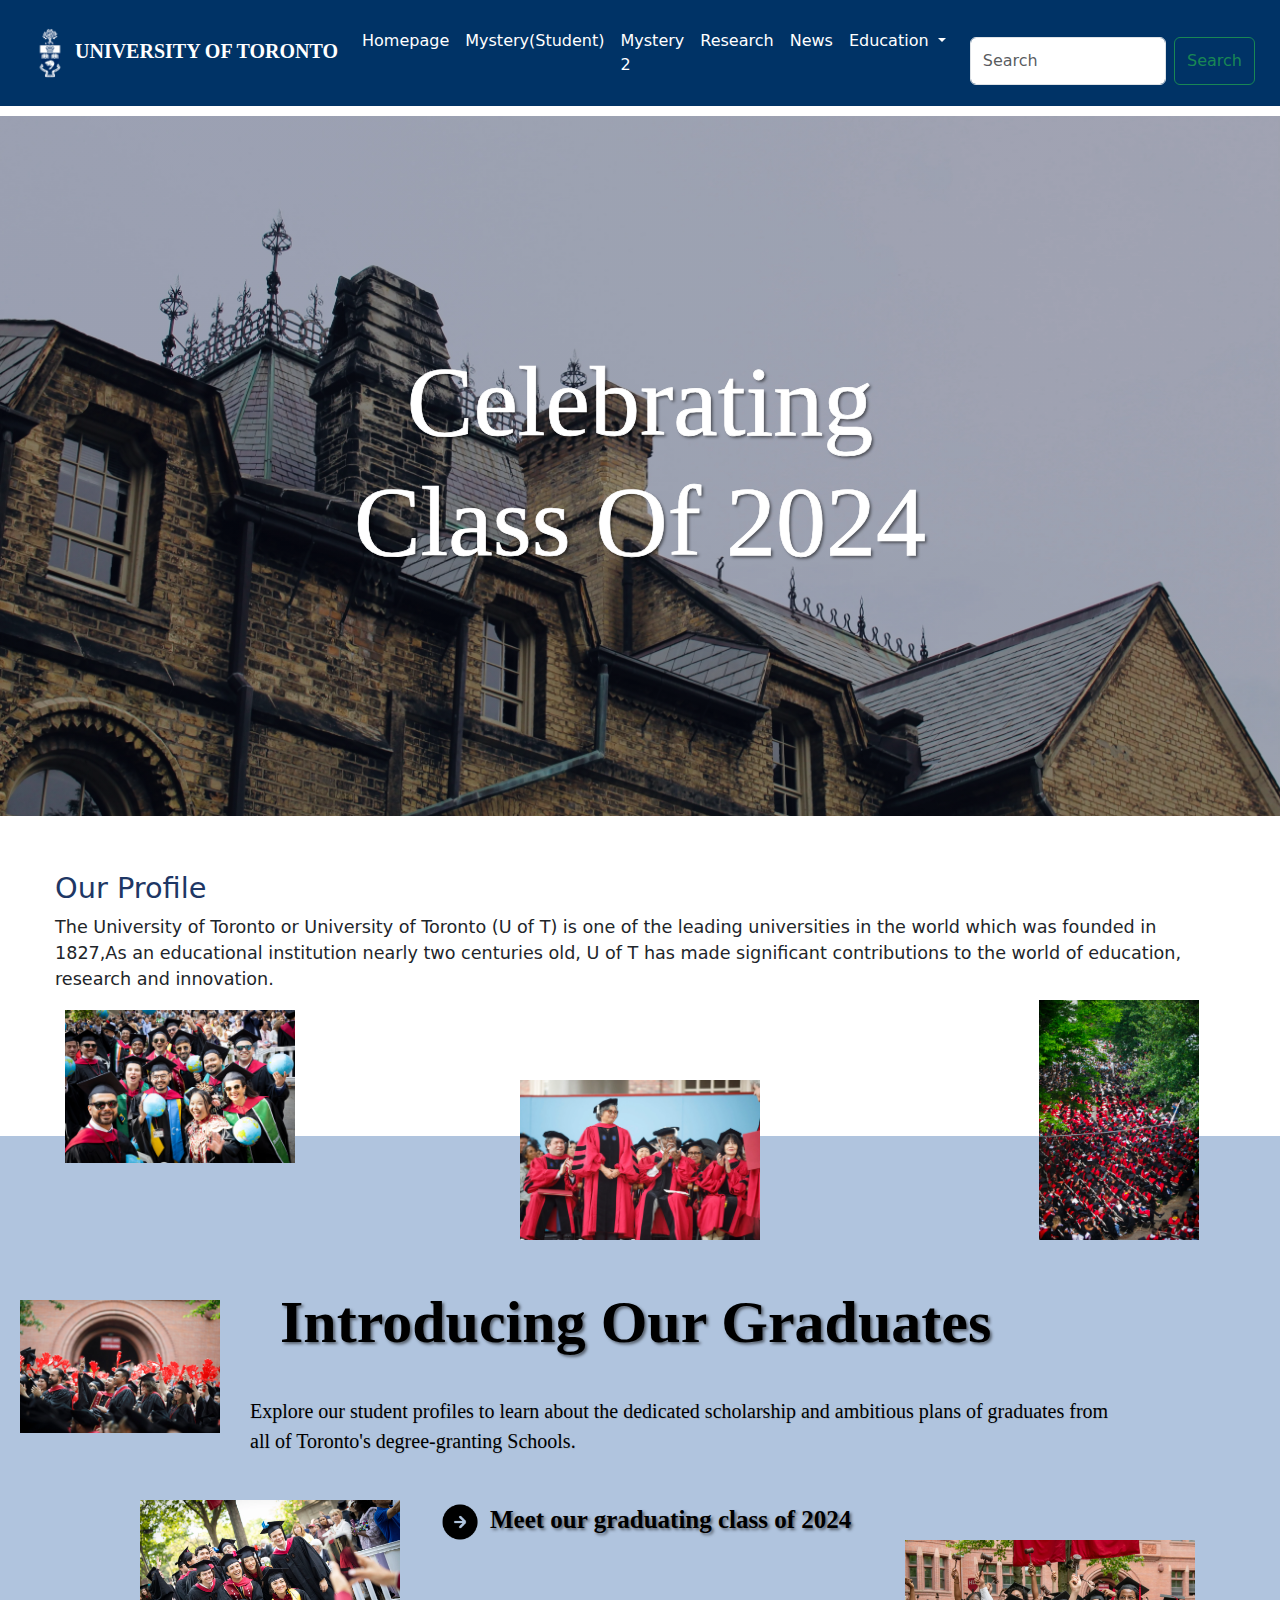
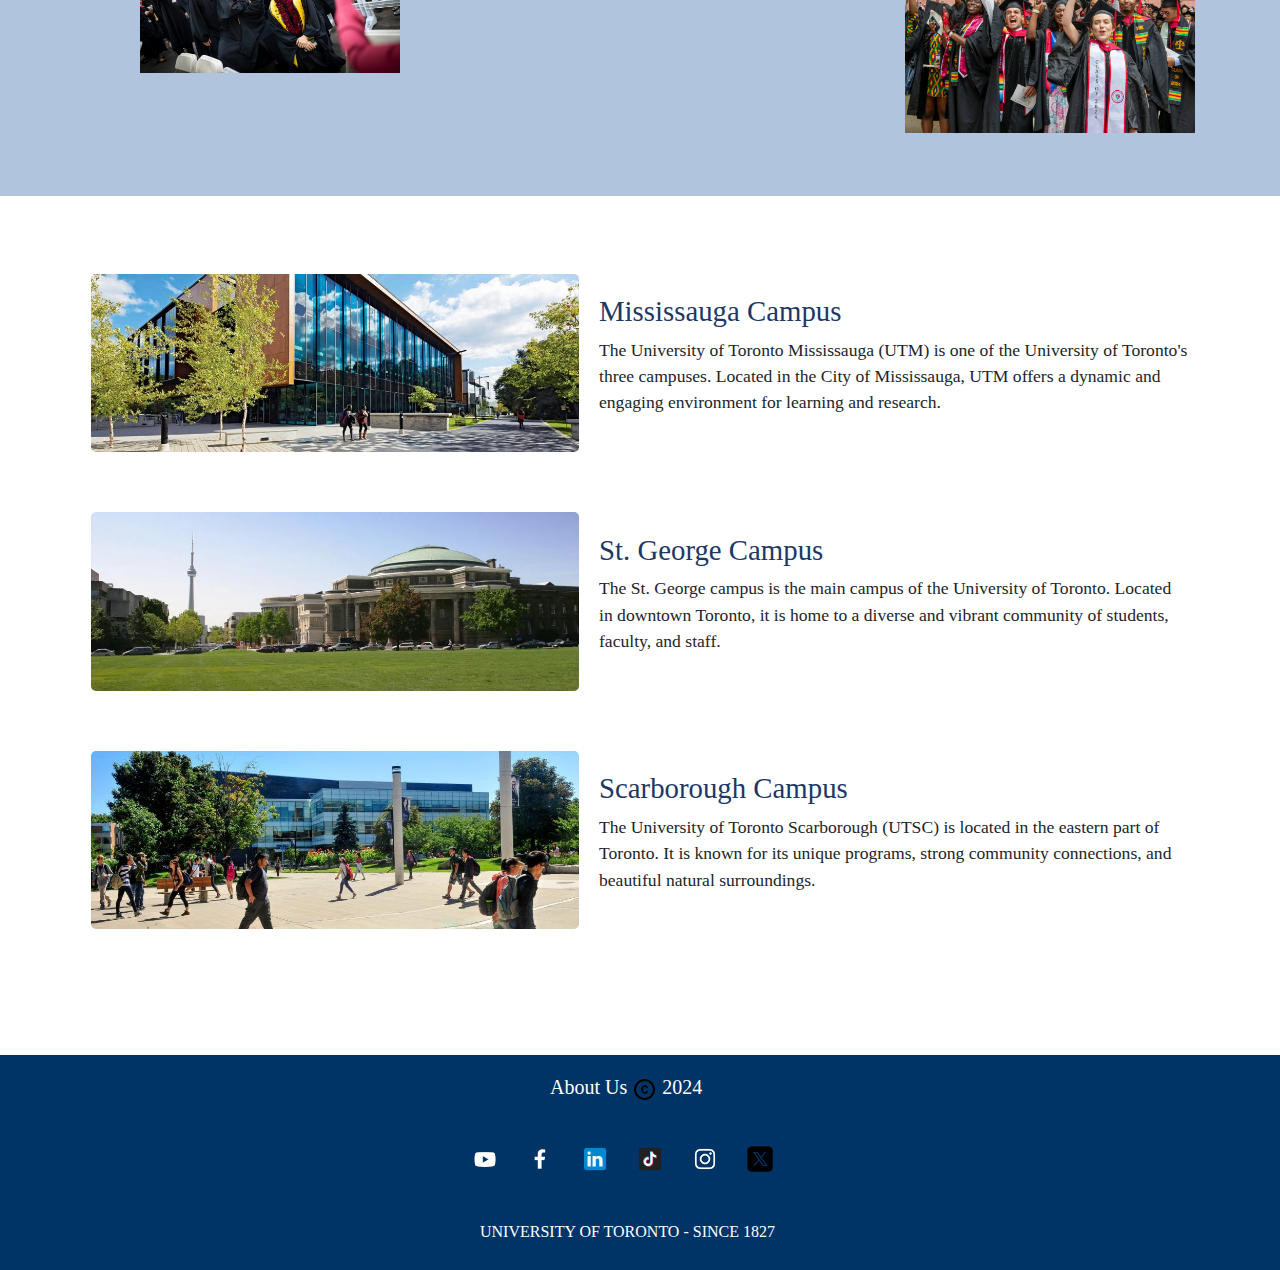
<file: index.html>
<!DOCTYPE html>
<html lang="en">
<head>
    <meta charset="utf-8">
    <meta name="viewport" content="width=device-width, initial-scale=1">
    <title>Web University of Toronto</title>
    <link rel="stylesheet" href="style.css">
   
    <link href="https://cdn.jsdelivr.net/npm/bootstrap@5.3.3/dist/css/bootstrap.min.css" rel="stylesheet" integrity="sha384-QWTKZyjpPEjISv5WaRU9OFeRpok6YctnYmDr5pNlyT2bRjXh0JMhjY6hW+ALEwIH" crossorigin="anonymous">
    <style>
        .navbar.bg-body-blue {
            background-color: rgba(255, 255, 255, 0.3);
            background: #003366;
        /* Latar belakang putih dengan transparansi */
            backdrop-filter: blur(10px); /* Efek buram di belakang navbar */
        }
        .navbar .navbar-brand,
        .navbar .nav-link {
            color: white; /* Warna teks putih */
        }
        .navbar .nav-link:hover {
            color: #ddd; /* Warna teks saat di-hover */
        }
        body{
            background-color: white;
        }
        .bgimage {
            background-image: linear-gradient(rgba(2,5,27,0.3),rgba(2,5,27,0.3)),url('image/2f4020ef-9b66-4ac7-9c16-5d91187b752e.webp');
            background-size: cover;
            background-position: center;
            margin-top: 20px;
            position : relative;
            width: 100%;
            height: 700px; /* Anda bisa mengatur tinggi sesuai kebutuhan */
            display: flex;
            align-items: center;
            justify-content: center;
            color: white;
            text-align: center;
        
        }

        .bgimage h2 {
            font-size: 100px;
            font-family: 'Times New Roman', serif;
            text-shadow: 2px 2px 3px rgba(0, 0, 0, 0.5);
            -webkit-text-stroke: 0.7px white;
            position : relative;
        }

        .content {
            display: flex;
            align-items: center;
            justify-content: center;
            text-align: left;
            padding: 30px;
        }

        .content-1 {
            display: flex;
            padding: 5px;
        }
        .content img {
            width: 40%;
            border-radius: 5px;
        }

        .content .text {
            max-width: 50%;
            padding-left: 20px;
            font-family: 'Times New Roman', serif;
        }
        .content-1 .text {
            font-family: 1.5 GT America Standard Regular;
            padding: 40px;
            margin:10px;
        }

        .content .text h4 {
            font-size: 1.8rem;
            color: #1e3765;
        }
        .content-1 .text h4 {
            font-size: 1.8rem;
            color: #1e3765;
        }

        .content .text p {
            font-size: 1.1rem;
        }
        .content-1 .text p {
            font-size: 1.1rem;
        }
        .content-2{
            background-color : #B0C4DE;
            padding : 150px;
            background-size: cover;
            background-position: center;
            
         
           
            
        }
        .content-2 .text{
            font-family : times new roman;
            font-size: 20px;
            color: black;
            text-shadow: 2px 2px 3px rgba(0, 0, 0, 0.5);
        }
        .content-2 .text h4{
            font-size:60px;
            font-weight : bold;
            margin-left:130px;
            text-shadow: 2px 2px 3px rgba(0, 0, 0, 0.5);
        }
        .content-2 .text p{
            font-size:20px;
            margin-left:100px;
            text-shadow: 0.5px 0.5px 1px rgba(0, 0, 0, 0.1);
        }
        .content-2 .text h5{
            font-size:25px;
            font-weight : bold;
            margin-left:290px;
        }
        .content-2 .img1{
           width : 230px;
           height : auto;
           position : absolute;
           left : 180px;
           transform: translateX(-50%);
           top:1010px;
           
        }
        .content-2 .img2{
           width : 160px;
           height : auto;
           position : absolute;
           left : calc(50%-100px);
           transform: translateX(-50%);
           top:1000px;
           right:1px;
           

        }
        .content-2 .img3{
           width : 200px;
           height : auto;
           position : absolute;
             left : 120px;
           transform: translateX(-50%);
           top:1300px;
          
        }
        .content-2 .img4{
           width : 240px;
           height : auto;
           position : absolute;
           left : calc(50%-100px);
           transform: translateX(-50%);
           top:1080px;
           right:400px;
           

        }
        .content-2 .img5{
           width : 290px;
           height : auto;
           position : absolute;
           left : calc(50%-100px);
           transform: translateX(-50%);
           top:1540px;
           right: -60px;
        }
        .content-2 .img6{
           width : 260px;
           height : auto;
           position : absolute;
           left : 270px;
           transform: translateX(-50%);
           top:1500px;
           
        }
        .orang1 h5{
        
            background: url('image/orang3copy.jpg');
            background-size: cover;
            background-position: center;
            position: relative;
            width: 350px;
            height: 400px;
            display: flex;
            color: white;
            margin-top: 120px;
        
        }
        
        
        

    </style>
</head>
<body>
    <div class="container">
        <nav class="navbar bg-body-blue navbar-expand-lg fixed-top">
            <div class="container-fluid" style="margin: 13px">
                <a class="navbar-brand" href="#" style="font-weight: bold; font-family: 'Times New Roman', serif;">
                    <img src="image/Utoronto_coa.svg.png" width="50px" alt="logo">UNIVERSITY OF TORONTO
                </a>
                <button class="navbar-toggler" type="button" data-bs-toggle="offcanvas" data-bs-target="#offcanvasNavbar" aria-controls="offcanvasNavbar" aria-label="Toggle navigation">
                    <span class="navbar-toggler-icon"></span>
                </button>
                <div class="offcanvas offcanvas-end" tabindex="-1" id="offcanvasNavbar" aria-labelledby="offcanvasNavbarLabel">
                    <div class="offcanvas-header">
                        <h5 class="offcanvas-title" style="font-family: 'Times New Roman', serif; font-size: 120%;" id="offcanvasNavbarLabel">
                            <img src="image/Utoronto_coa.svg.png" width="60px" alt="logo">UNIVERSITY OF TORONTO
                        </h5>
                        <button type="button" class="btn-close" data-bs-dismiss="offcanvas" aria-label="Close"></button>
                    </div>
                    <div class="offcanvas-body">
                        <ul class="navbar-nav justify-content-end flex-grow-1 pe-3">
                            <li class="nav-item">
                                <a class="nav-link active" aria-current="page" href="web.php" style="color: white">Homepage</a>
                            </li>
                            <li class="nav-item">
                                <a class="nav-link" href="login.php">Mystery(Student)</a>
                            </li>
                            <li class="nav-item">
                                <a class="nav-link" href="admin/login2.php">Mystery 2</a>
                            </li>
                            <li class="nav-item">
                                <a class="nav-link" href="research.php">Research</a>
                            </li>
                            <li class="nav-item">
                                <a class="nav-link" href="news.php">News</a>
                            </li>
                            <li class="nav-item dropdown">
                                <a class="nav-link dropdown-toggle" href="#" role="button" data-bs-toggle="dropdown" aria-expanded="false">
                                    Education
                                </a>
                                <ul class="dropdown-menu">
                                    <li><a class="dropdown-item" href="#">Undergraduate</a></li>
                                    <li><a class="dropdown-item" href="#">Master</a></li>
                                    <li><a class="dropdown-item" href="#">Doctor</a></li>
                                    <li>
                                        <hr class="dropdown-divider">
                                    </li>
                                    <li><a class="dropdown-item" href="#">Organization</a></li>
                                </ul>
                            </li>
                        </ul>
                        <form class="d-flex mt-3" role="search">
                            <input class="form-control me-2" type="search" placeholder="Search" aria-label="Search">
                            <button class="btn btn-outline-success" type="submit">Search</button>
                        </form>
                    </div>
                </div>
            </div>
        </nav>
    </div>

    <br><br><br><br>
    <div class="bgimage">
        <h2>Celebrating <br>Class Of 2024</h2>
    </div>
    <div class="content-1">
        <div class="text">
            <h4>Our Profile</h4>
            <p>The University of Toronto or University of Toronto (U of T) is one of the leading universities in the world which was founded in 1827,As an educational institution nearly two centuries old, U of T has made significant contributions to the world of education, research and innovation.</p>
        </div><br><br><br>
    </div><br><br><br>
    <div class="content-2">
        <img class="img1" src="image/gr.webp" alt="wisuda1">
        <img src="image/gr2.webp" alt="wisuda2" class="img2 ">
        <img src="image/gr3.webp" alt="wisuda3" class="img3">
        <img src="image/gr4.webp" alt="wisuda4" class="img4" >
        <img src="image/gr5.webp" alt="wisuda5" class="img5" >
        <img src="image/gr6.webp" alt="wisuda6" class="img6" >
        
        <div class="text">
            <h4>Introducing Our Graduates</h4><br>
            <p>Explore our student profiles to learn about the dedicated scholarship and ambitious plans of graduates from all of Toronto's degree-granting Schools.</p><br>
            <h5><img src="image/arrow.png" alt="arah" width="50px" style="padding-right:10px">Meet our graduating class of 2024</h5>
        </div>         

        <br><br>
<br><br>
    </div><br><br>
    <div class="content">
        <img src="image/cover-utm-hazel-mccallion-bldg.jpeg" alt="Mississauga Campus">
        <div class="text">
            <h4>Mississauga Campus</h4>
            <p>The University of Toronto Mississauga (UTM) is one of the University of Toronto's three campuses. Located in the City of Mississauga, UTM offers a dynamic and engaging environment for learning and research.</p>
        </div>
    </div>
    <div class="content">
        <img src="image/stgeorge-campus-cover_0.webp" alt="St. George Campus">
        <div class="text">
            <h4>St. George Campus</h4>
            <p>The St. George campus is the main campus of the University of Toronto. Located in downtown Toronto, it is home to a diverse and vibrant community of students, faculty, and staff.</p>
        </div>
    </div>
    <div class="content">
        <img src="image/cover-campus-utsc.jpeg" alt="Scarborough Campus">
        <div class="text">
            <h4>Scarborough Campus</h4>
            <p>The University of Toronto Scarborough (UTSC) is located in the eastern part of Toronto. It is known for its unique programs, strong community connections, and beautiful natural surroundings.</p>
        </div>
    </div>
    
    <br><br><br><br>
    <div class="dddd" style="background-color :#003366; padding: 20px;">
        <h5 style="color: white; margin-left: 530px; font-family: 'Times New Roman', serif;">About Us <img src="image/c.png" alt="c" width="25px"> 2024</h5>
        <br>
        <div style="margin-top: 10px;">
            <img src="image/yt2.webp" alt="youtube" width="30px" style="margin-left: 450px; margin-right: 20px;">
            <img src="image/fb2.webp" alt="fb" width="30px" style="margin-right: 20px;">
            <img src="image/linkedin.png" alt="linkedin" width="30px" style="margin-right: 20px;">
            <img src="image/tiktok.png" alt="tiktok" width="30px" style="margin-right: 20px;">
            <img src="image/ig2.webp" alt="instagram" width="30px" style="margin-right: 20px;">
            <img src="image/x.png" alt="x" width="30px;">
        </div>
        <br><br>
        <h6 style="color: white; margin-left: 460px; font-family: 'Times New Roman', serif;">UNIVERSITY OF TORONTO - SINCE 1827</h6>
    </div>
   
  
    <script src="https://cdn.jsdelivr.net/npm/bootstrap@5.3.3/dist/js/bootstrap.bundle.min.js" integrity="sha384-kenU1KFdBIe4zVF0s0G1M5b4hcpxyD9F7jL+3CmXK5Utvh1zj+8iT7d7KKF7/6f" crossorigin="anonymous"></script>
</body>
</html>
</file>
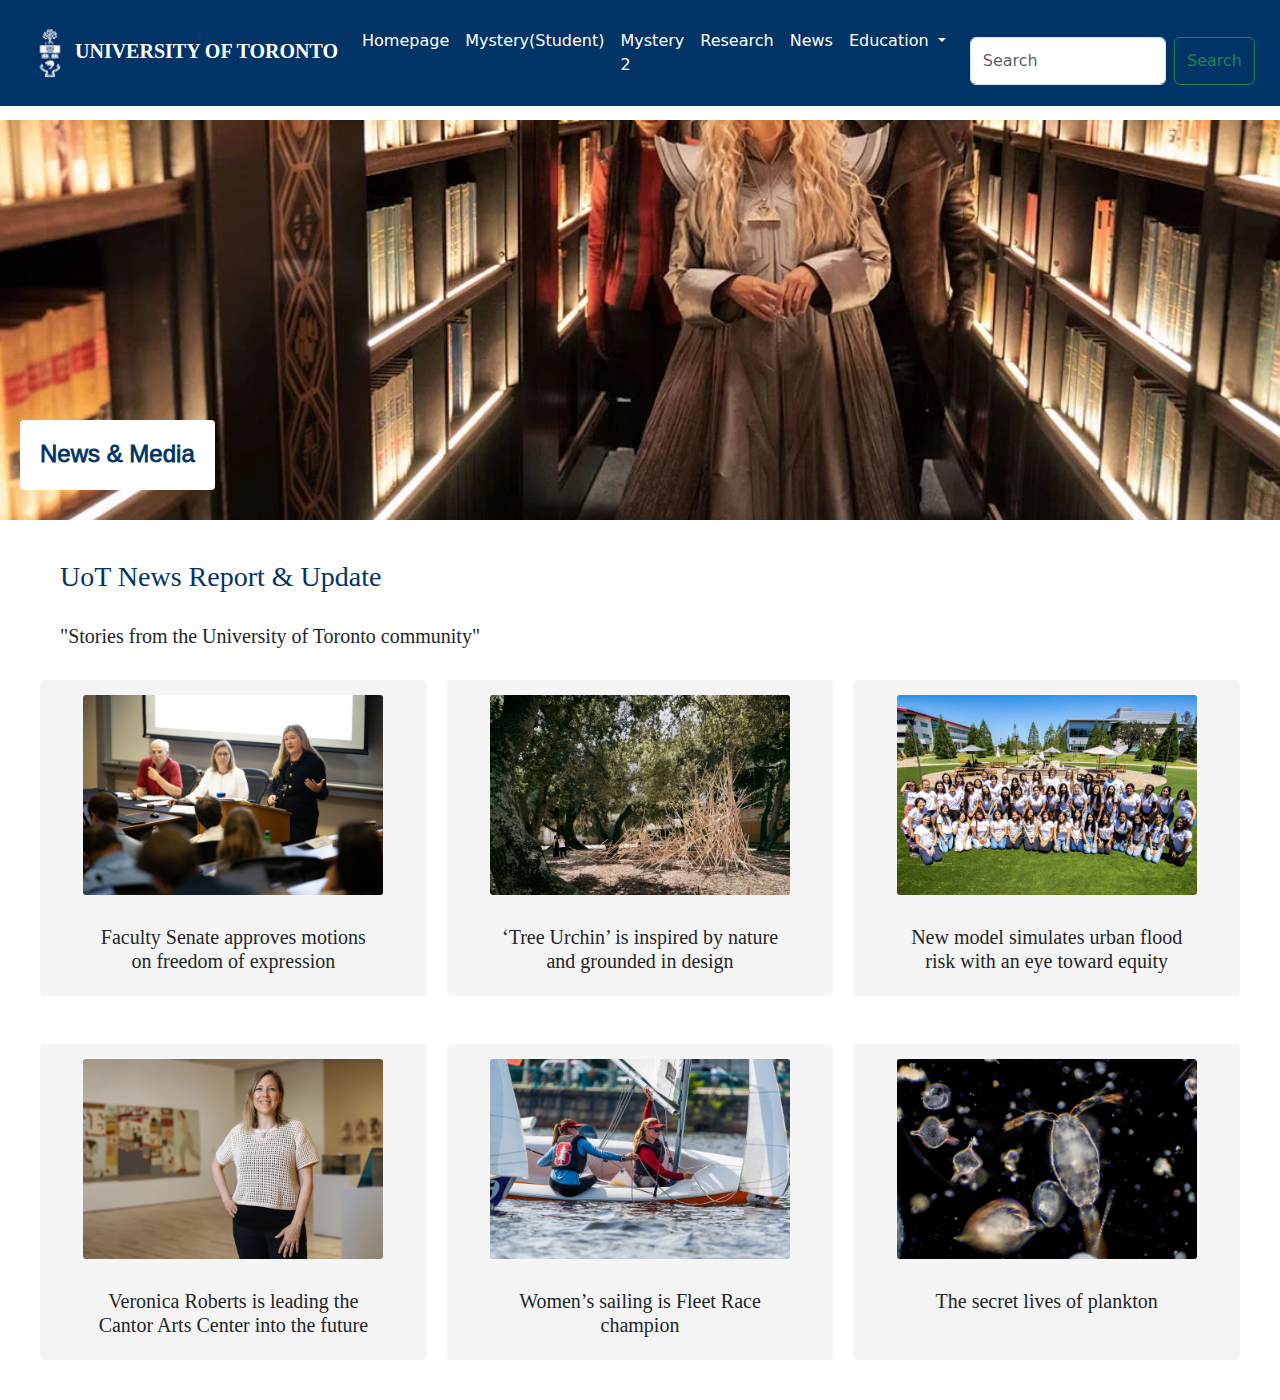
<file: news.html>
<!DOCTYPE html>
<html lang="en">
<head>
    <meta charset="UTF-8">
    <meta name="viewport" content="width=device-width, initial-scale=1.0">
    <link href="https://cdn.jsdelivr.net/npm/bootstrap@5.3.3/dist/css/bootstrap.min.css" rel="stylesheet" integrity="sha384-QWTKZyjpPEjISv5WaRU9OFeRpok6YctnYmDr5pNlyT2bRjXh0JMhjY6hW+ALEwIH" crossorigin="anonymous">
    <title>News</title>
    <style>
        nav {
            background: #003366;
        }

        .topikutama {
            background: url('image/utamanews.webp');
            background-size: cover;
            background-position: center;
            position: relative;
            width: 100%;
            height: 400px;
            display: flex;
            color: white;
            margin-top: 120px;
        }

        .topikutama h4 {
            margin-left: 30px;
            margin-top: 300px;
            background: white;
            padding: 20px;
            margin-bottom: 30px;
            color: #003366;
            border-radius: 4px;
            font-family: Arial;
        }

        .content {
            margin: 20px;
            font-family: serif;
            padding: 20px;
        }

        .a {
            display: flex;
            gap: 20px;
        }
        .b{
            display: flex;
            gap:20px;
        }

        .item {
            flex: 1;
            text-align: center;
            background: #F5F5F5;
            padding : 15px;
            border-radius: 4px;
        }

        .item2 {
            flex: 1;
            text-align: center;
            background: #F5F5F5;
            padding : 15px;
            border-radius: 4px;
        }
        .nav-link {
            color: white;
        }

        .item img {
            width: 300px;
            border-radius: 3px;
        }
        .item2 img {
            width: 300px;
            border-radius: 3px;
        }


        .item h6, .item h5 {
            font-family: 'Times New Roman', serif;
        }
    </style>
</head>
<body>
    <div class="container">
        <nav class="navbar bg-body-blue navbar-expand-lg fixed-top">
            <div class="container-fluid" style="margin: 13px">
                <a class="navbar-brand" href="#" style="font-weight: bold; font-family: 'Times New Roman', serif; color: white;">
                    <img src="image/Utoronto_coa.svg.png" width="50px" alt="logo">UNIVERSITY OF TORONTO
                </a>
                <button class="navbar-toggler" type="button" data-bs-toggle="offcanvas" data-bs-target="#offcanvasNavbar" aria-controls="offcanvasNavbar" aria-label="Toggle navigation">
                    <span class="navbar-toggler-icon"></span>
                </button>
                <div class="offcanvas offcanvas-end" tabindex="-1" id="offcanvasNavbar" aria-labelledby="offcanvasNavbarLabel">
                    <div class="offcanvas-header">
                        <h5 class="offcanvas-title" style="font-family: 'Times New Roman', serif; font-size: 120%;" id="offcanvasNavbarLabel">
                            <img src="image/Utoronto_coa.svg.png" width="60px" alt="logo">UNIVERSITY OF TORONTO
                        </h5>
                        <button type="button" class="btn-close" data-bs-dismiss="offcanvas" aria-label="Close"></button>
                    </div>
                    <div class="offcanvas-body">
                        <ul class="navbar-nav justify-content-end flex-grow-1 pe-3">
                            <li class="nav-item">
                                <a class="nav-link active" aria-current="page" href="index.html" style="color: white;">Homepage</a>
                            </li>
                            <li class="nav-item">
                                <a class="nav-link" href="login.php">Mystery(Student)</a>
                            </li>
                            <li class="nav-item">
                                <a class="nav-link" href="admin/login2.php">Mystery 2</a>
                            </li>
                            <li class="nav-item">
                                <a class="nav-link" href="research.php">Research</a>
                            </li>
                            <li class="nav-item">
                                <a class="nav-link" href="news.php">News</a>
                            </li>
                            <li class="nav-item dropdown">
                                <a class="nav-link dropdown-toggle" href="#" role="button" data-bs-toggle="dropdown" aria-expanded="false">
                                    Education
                                </a>
                                <ul class="dropdown-menu">
                                    <li><a class="dropdown-item" href="#">Undergraduate</a></li>
                                    <li><a class="dropdown-item" href="#">Master</a></li>
                                    <li><a class="dropdown-item" href="#">Doctor</a></li>
                                    <li>
                                        <hr class="dropdown-divider">
                                    </li>
                                    <li><a class="dropdown-item" href="#">Organization</a></li>
                                </ul>
                            </li>
                        </ul>
                        <form class="d-flex mt-3" role="search">
                            <input class="form-control me-2" type="search" placeholder="Search" aria-label="Search">
                            <button class="btn btn-outline-success" type="submit">Search</button>
                        </form>
                    </div>
                </div>
            </div>
        </nav>
    </div>

    <div class="topikutama">
        <h4 style="margin-left: 20px;-webkit-text-stroke: 0.8px #003366">News & Media</h4>
    </div>
    
    <div class="content">
       
        <h3 style="margin-left:20px;margin-bottom: 30px;color: #003366">UoT News Report & Update</h3>
        
        <h5 style="margin-left:20px;margin-right: 70px">"Stories from the University of Toronto community"</h5><br>
        <div class="a">
            <div class="item" >
                <img src="image/news1.jpg" alt="research1">
               <h5 style="margin-top:30px;margin-left:40px;margin-right:40px">Faculty Senate approves motions on freedom of expression</h5>
            </div>
            <div class="item">
                <img src="image/news2.webp" alt="research2">
                
                <h5 style="margin-top:30px;margin-left:30px;margin-right:30px">‘Tree Urchin’ is inspired by nature and grounded in design</h5>
            </div>
            <div class="item">
                <img src="image/news3.webp" alt="research3">

                <h5 style="margin-top:30px;margin-left:30px;margin-right:30px">New model simulates urban flood risk with an eye toward equity</h5>
            </div>
        </div><br><br>
        <div class="b">
            <div class="item2" >
                <img src="image/news4.webp" alt="research4">
               <h5 style="margin-top:30px;margin-left:40px;margin-right:40px">Veronica Roberts is leading the Cantor Arts Center into the future</h5>
            </div>
            <div class="item2">
                <img src="image/news5.webp" alt="research5">

                <h5 style="margin-top:30px;margin-left:30px;margin-right:30px">Women’s sailing is Fleet Race champion</h5>
            </div>
            <div class="item2">
                <img src="image/news6.webp" alt="research6">

                <h5 style="margin-top:30px;margin-left:30px;margin-right:30px">The secret lives of plankton</h5>
            </div>
        </div>
    </div>

    <script src="https://cdn.jsdelivr.net/npm/bootstrap@5.3.3/dist/js/bootstrap.bundle.min.js" integrity="sha384-kenU1KFdBIe4zVF0s0G1M5b4hcpxyD9F7jL+3CmXK5Utvh1zj+8iT7d7KKF7/6f" crossorigin="anonymous"></script>
</body>
</html>
</file>
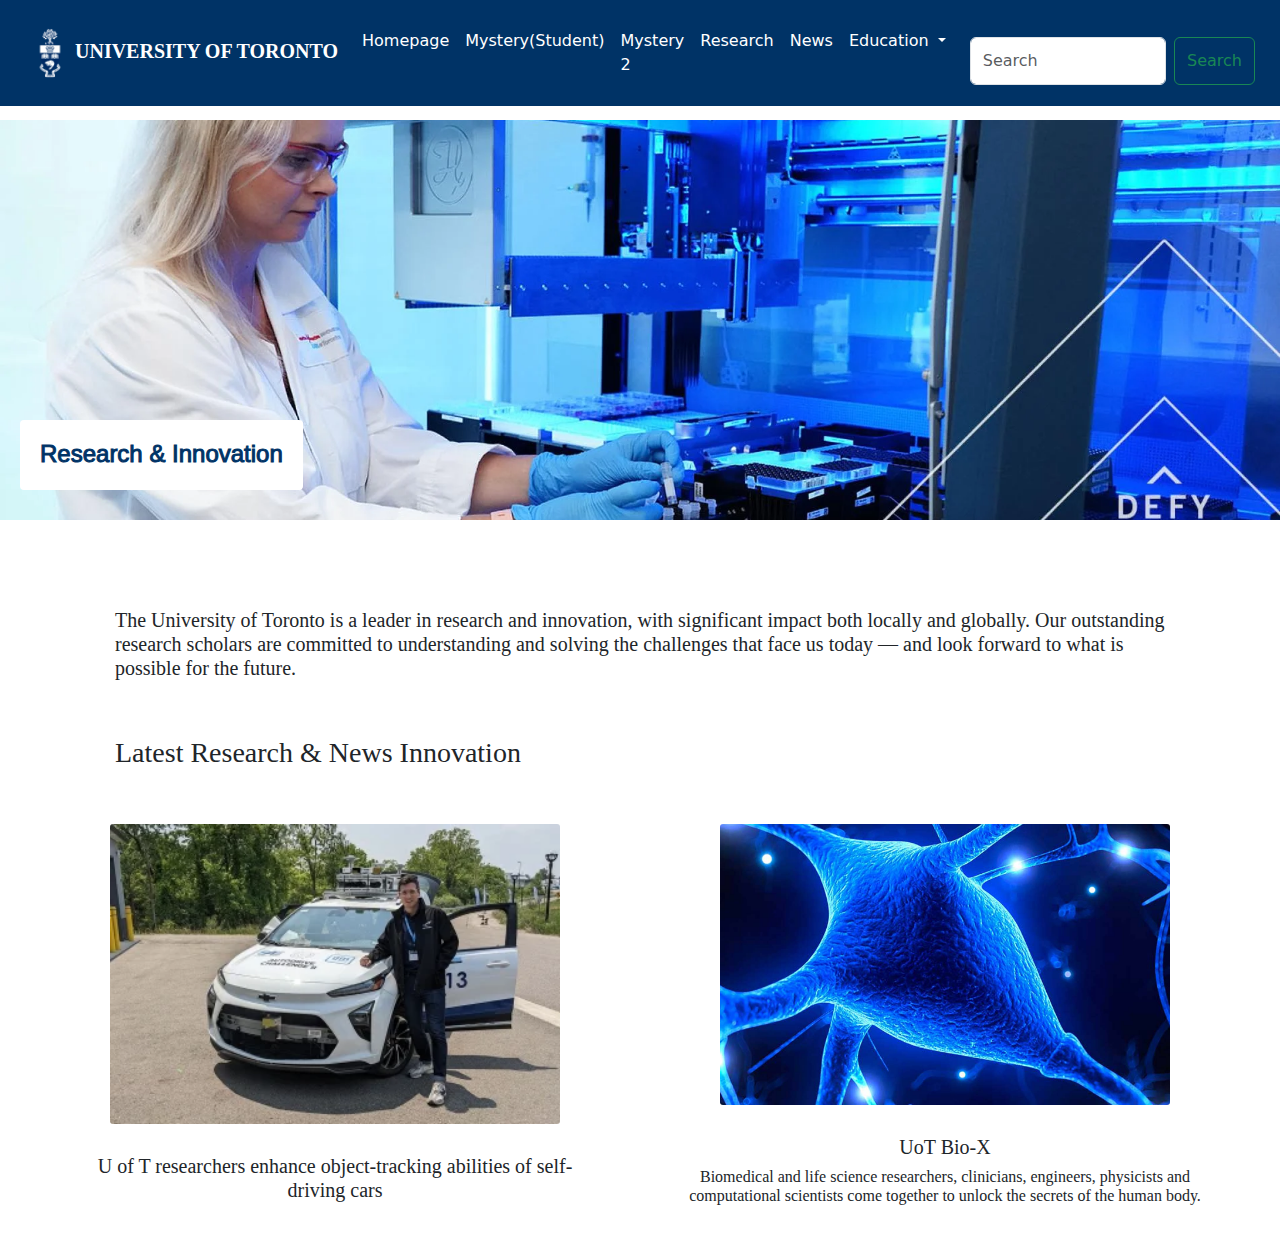
<file: research.html>
<!DOCTYPE html>
<html lang="en">
<head>
    <meta charset="UTF-8">
    <meta name="viewport" content="width=device-width, initial-scale=1.0">
    <link href="https://cdn.jsdelivr.net/npm/bootstrap@5.3.3/dist/css/bootstrap.min.css" rel="stylesheet" integrity="sha384-QWTKZyjpPEjISv5WaRU9OFeRpok6YctnYmDr5pNlyT2bRjXh0JMhjY6hW+ALEwIH" crossorigin="anonymous">
    <title>Research</title>
    <style>
        nav {
            background: #003366;
        }

        .topikutama {
            background: url('image/research.webp');
            background-size: cover;
            background-position: center;
            position: relative;
            width: 100%;
            height: 400px;
            display: flex;
            color: white;
            margin-top: 120px;
        }

        .topikutama h4 {
            margin-left: 30px;
            margin-top: 300px;
            background: white;
            padding: 20px;
            margin-bottom: 30px;
            color: #003366;
            border-radius: 4px;
            font-family: Arial;
        }

        .content {
            margin: 20px;
            font-family: serif;
            padding: 20px;
        }

        .a {
            display: flex;
            gap: 20px;
        }

        .item {
            flex: 1;
            text-align: center;
        }

        .nav-link {
            color: white;
        }

        .item img {
            width: 450px;
            border-radius: 3px;
        }

        .item h6, .item h5 {
            font-family: 'Times New Roman', serif;
        }
    </style>
</head>
<body>
    <div class="container">
        <nav class="navbar bg-body-blue navbar-expand-lg fixed-top">
            <div class="container-fluid" style="margin: 13px">
                <a class="navbar-brand" href="#" style="font-weight: bold; font-family: 'Times New Roman', serif; color: white;">
                    <img src="image/Utoronto_coa.svg.png" width="50px" alt="logo">UNIVERSITY OF TORONTO
                </a>
                <button class="navbar-toggler" type="button" data-bs-toggle="offcanvas" data-bs-target="#offcanvasNavbar" aria-controls="offcanvasNavbar" aria-label="Toggle navigation">
                    <span class="navbar-toggler-icon"></span>
                </button>
                <div class="offcanvas offcanvas-end" tabindex="-1" id="offcanvasNavbar" aria-labelledby="offcanvasNavbarLabel">
                    <div class="offcanvas-header">
                        <h5 class="offcanvas-title" style="font-family: 'Times New Roman', serif; font-size: 120%;" id="offcanvasNavbarLabel">
                            <img src="image/Utoronto_coa.svg.png" width="60px" alt="logo">UNIVERSITY OF TORONTO
                        </h5>
                        <button type="button" class="btn-close" data-bs-dismiss="offcanvas" aria-label="Close"></button>
                    </div>
                    <div class="offcanvas-body">
                        <ul class="navbar-nav justify-content-end flex-grow-1 pe-3">
                            <li class="nav-item">
                                <a class="nav-link active" aria-current="page" href="index.html" style="color: white;">Homepage</a>
                            </li>
                            <li class="nav-item">
                                <a class="nav-link" href="login.php">Mystery(Student)</a>
                            </li>
                            <li class="nav-item">
                                <a class="nav-link" href="admin/login2.php">Mystery 2</a>
                            </li>
                            <li class="nav-item">
                                <a class="nav-link" href="research.php">Research</a>
                            </li>
                            <li class="nav-item">
                                <a class="nav-link" href="news.php">News</a>
                            </li>
                            <li class="nav-item dropdown">
                                <a class="nav-link dropdown-toggle" href="#" role="button" data-bs-toggle="dropdown" aria-expanded="false">
                                    Education
                                </a>
                                <ul class="dropdown-menu">
                                    <li><a class="dropdown-item" href="#">Undergraduate</a></li>
                                    <li><a class="dropdown-item" href="#">Master</a></li>
                                    <li><a class="dropdown-item" href="#">Doctor</a></li>
                                    <li>
                                        <hr class="dropdown-divider">
                                    </li>
                                    <li><a class="dropdown-item" href="#">Organization</a></li>
                                </ul>
                            </li>
                        </ul>
                        <form class="d-flex mt-3" role="search">
                            <input class="form-control me-2" type="search" placeholder="Search" aria-label="Search">
                            <button class="btn btn-outline-success" type="submit">Search</button>
                        </form>
                    </div>
                </div>
            </div>
        </nav>
    </div>

    <div class="topikutama">
        <h4 style="margin-left: 20px;-webkit-text-stroke: 1px #003366">Research & Innovation</h4>
    </div>
    <br><br>
    <div class="content">
        <h5 style="margin-left:75px;margin-right: 70px">The University of Toronto is a leader in research and innovation, with significant impact both locally and globally. Our outstanding research scholars are committed to understanding and solving the challenges that face us today — and look forward to what is possible for the future.</h5>
        <br><br>
        <h3 style="margin-left:75px;margin-bottom: 30px">Latest Research & News Innovation</h3>
        <br>
        <div class="a">
            <div class="item" >
                <img src="image/research1.webp" alt="research1">
               <h5 style="margin-top:30px;margin-left:40px;margin-right:40px">U of T researchers enhance object-tracking abilities of self-driving cars</h5>
            </div>
            <div class="item">
                <img src="image/research2.jpg" alt="research2">
                <h5 style="margin-top:30px;margin-left:30px;margin-right:30px">UoT Bio-X</h5>
                <h6 style="margin-left:30px;margin-right:30px">Biomedical and life science researchers, clinicians, engineers, physicists and computational scientists come together to unlock the secrets of the human body.</h6>
            </div>
        </div>
    </div>

    <script src="https://cdn.jsdelivr.net/npm/bootstrap@5.3.3/dist/js/bootstrap.bundle.min.js" integrity="sha384-kenU1KFdBIe4zVF0s0G1M5b4hcpxyD9F7jL+3CmXK5Utvh1zj+8iT7d7KKF7/6f" crossorigin="anonymous"></script>
</body>
</html>
</file>
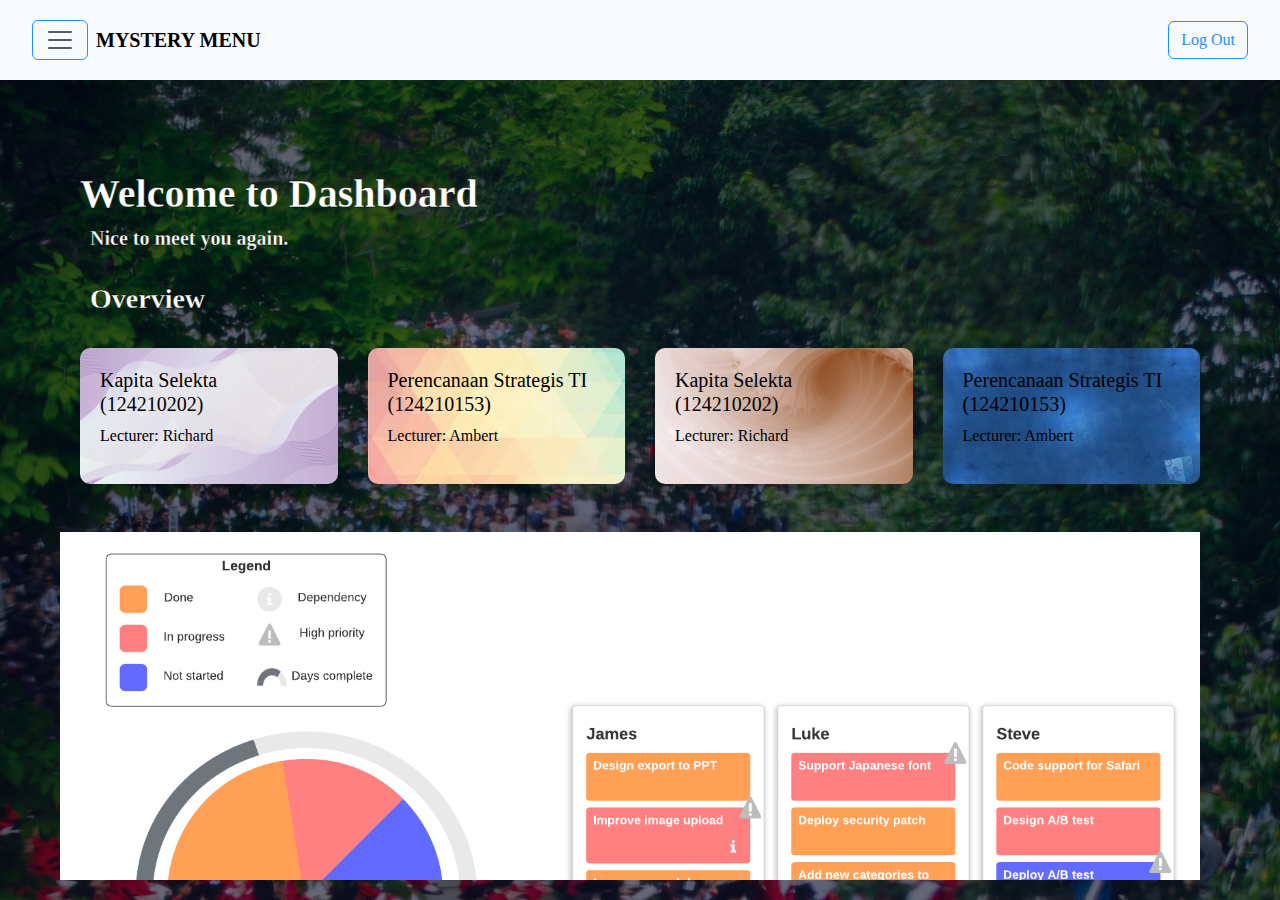
<file: admin/menuutama2.html>
<?php
    session_start();
    if(empty($_SESSION['username'])) {
        header("location:login2.php?pesan=belum_login");
    }
?>
<!DOCTYPE html>
<html lang="en">
<head>
    <meta charset="UTF-8">
    <meta name="viewport" content="width=device-width, initial-scale=1.0">
    <title>Menuutama2</title>
    <link href="https://cdn.jsdelivr.net/npm/bootstrap@5.3.3/dist/css/bootstrap.min.css" rel="stylesheet" integrity="sha384-QWTKZyjpPEjISv5WaRU9OFeRpok6YctnYmDr5pNlyT2bRjXh0JMhjY6hW+ALEwIH" crossorigin="anonymous">
    <style>
        html, body {
            height: 100%;
            margin: 0;
        }
        body {
            display: flex;
            flex-direction: column;
            background:linear-gradient(rgba(3,7,30,0.6),rgba(3,7,30,0.6)),url(../image/gr2.webp);
            background-size : cover;
            color: white;;
        }
        .content {
            flex: 1;
            overflow: hidden; /* Enable scrolling */
            padding-top: 70px; /* To avoid overlapping with fixed navbar */
        }
        .footer {
            background-color: #22242A;
            color: #e8e8e8;
            text-align: center;
            padding: 10px 0;
        }
        .offcanvas {
            border: 5px;
        }
        .offcanvas-header {
            background: linear-gradient(135deg, #1e90ff, #6495ed);
            color: white;
        }
        .offcanvas-header img {
            border: 2px solid white;
        }
        .offcanvas-body {
            background-color: #22242a;
            overflow: auto; /* Enable scrolling */
        }
        .offcanvas-body .nav-link {
            color: #e8e8e8;
            font-size: 16px;
            transition: color 0.3s, background-color 0.3s;
        }
        .offcanvas-body .nav-link:hover {
            color: #1e90ff;
            background-color: #333;
            border-radius: 5px;
        }
        .offcanvas-body .nav-link i {
            margin-right: 10px;
        }
        .offcanvas-body .nav-link.active {
            color: #1e90ff;
            background-color: #444;
            border-radius: 5px;
        }
        .offcanvas-body form {
            margin-top: 20px;
        }
        .offcanvas-body form input {
            border-radius: 10px;
        }
        .offcanvas-body form button {
            border-radius: 10px;
        }
        .navbar-toggler {
            border-color: #1e90ff;
        }
        .navbar-brand {
            color: black;
            font-weight: bold;
            font-size: 20px;
            
        }
        .btn-outline-danger {
            border-color: #1e90ff;
            color: #1e90ff;
        }
        .btn-outline-danger:hover {
            background-color: #1e90ff;
            color: white;
        }
        .navbar {
            padding: 20px;
        }
        .textA {
            font-family: 'Times New Roman', serif;
            margin-left: 30px;
        }
        .textB {
            font-family: 'Times New Roman', serif;
            margin-left: 30px;
            display: flex;
            gap: 30px;
            align-items: flex-start;
        }
        .textB .a, .textB .b , .textB .c, .textB .d{
            padding: 20px;
            background-size: cover;
            background-position: center;
            border-radius: 10px;
            color: black;
            flex: 1;
            min-width: 0;
            box-shadow: 0 4px 8px rgba(0, 0, 0, 0.1);
        }
        .textB .a {
            background-image: url('../image/dashboard1.jpg');
        }
        .textB .b {
            background-image: url('../image/dash2.jpg');
        }
        .textB .c {
            background-image: url('../image/dash3.jpg');
        }
        .textB .d {
            background-image: url('../image/dash4.jpg');
        }
        *{
            font-family : times new roman;
        }
        .tersier2 {
        
            padding: 30px;
            border-radius: 10px;
            margin: 20px;
            overflow: auto; /* Enable scrolling */
            max-height: calc(100vh - 140px); /* Adjust height as necessary */
        }
        .tersier2 .j{
          margin-left: 30px;
          font-family: times new roman;
          font-weight : bold;
          color:white;
          -webkit-text-stroke: 0.3px black;
        }
    </style>
</head>
<body>

<nav class="navbar bg-body-tertiary fixed-top">
    <div class="container-fluid d-flex align-items-center justify-content-between">
        <div class="d-flex align-items-center">
            <button class="navbar-toggler me-2" type="button" data-bs-toggle="offcanvas" data-bs-target="#offcanvasNavbar" aria-controls="offcanvasNavbar" aria-label="Toggle navigation">
                <span class="navbar-toggler-icon"></span>
            </button>
            <a class="navbar-brand" href="#" style="font-family: 'Times New Roman', serif;">MYSTERY MENU</a>
        </div>
        <a href="logout.php" class="btn btn-outline-danger">Log Out</a>
        <div class="offcanvas offcanvas-start" tabindex="-1" id="offcanvasNavbar" aria-labelledby="offcanvasNavbarLabel">
            <div class="offcanvas-header">
                <div class="d-flex flex-column align-items-center ms-auto"><br>
                    <img src="../image/admin.jpg" alt="User Photo" class="rounded-circle mb-3" style="width: 100px; height: 90px;">
                    <h5>Michael</h5>
                </div>
                <button type="button" class="btn-close" data-bs-dismiss="offcanvas" aria-label="Close"></button>
            </div>
            <div class="offcanvas-body">
                <ul class="navbar-nav justify-content-end flex-grow-1 pe-3">
                    <li class="nav-item">
                        <a class="nav-link" href="datamhs.php" >Data Mahasiswa</a>
                    </li>
                    <li class="nav-item">
                        <a class="nav-link" href="matakuliahbaca.php" >Mata Kuliah</a>
                    </li>
                    <li class="nav-item">
                        <a class="nav-link" href="datadosen.php" >Data Dosen</a>
                    </li>
                    <li class="nav-item">
                        <a class="nav-link" href="presensi.php" >Presensi</a>
                    </li>
                </ul>
            </div>
        </div>
    </div>
</nav>

<br><br><br><br><br>
<div class="tersier2" id="dashboard">
    <div class="apaa">
    <div class="textA">
        <h1 style="font-weight: bold;color:white;-webkit-text-stroke: 0.3px black">Welcome to Dashboard</h1>
        <h5 style="font-weight: bold;color:white;-webkit-text-stroke: 0.3px black;margin-left:10px">Nice to meet you again.</h5>
    </div><br>
    <h3 class="j" style="margin-left:40px">Overview</h3><br>
    </div>
   
    <div class="textB">
        <div class="a">
            <h5>Kapita Selekta (124210202)</h5>
            <p>Lecturer: Richard</p>
        </div>
        <div class="b">
            <h5>Perencanaan Strategis TI (124210153)</h5>
            <p>Lecturer: Ambert</p>
        </div>
        <div class="c">
            <h5>Kapita Selekta (124210202)</h5>
            <p>Lecturer: Richard</p>
        </div>
        <div class="d">
            <h5>Perencanaan Strategis TI (124210153)</h5>
            <p>Lecturer: Ambert</p>
        </div><br><br><br>
       
    </div><br><br>
    <img src="../image/dash5.png" alt="statistik" width="1140px" style="margin-left: 10px">
</div>

<script src="https://cdn.jsdelivr.net/npm/bootstrap@5.3.3/dist/js/bootstrap.bundle.min.js" integrity="sha384-YvpcrYf0tY3lHB60NNkmXc5s9fDVZLESaAA55NDzOxhy9GkcIdslK1eN7N6jIeHz" crossorigin="anonymous"></script>

</body>
</html>
</file>
<file: style.css>
.container-form{
    max-width: 400px;
    width: 80%;
    padding: 50px;
   margin : 150px;
   margin-left: 380px;
   margin-top: 400px;
    border: 1px solid #ccc;
    border-radius: 30px;
    background-color: #fff;
    display: flex;
    justify-content: center;
    align-items: center;
   
}

.form1login{
    width : 100%;
    color: rgb(5, 15, 83);
   
}
</file>
